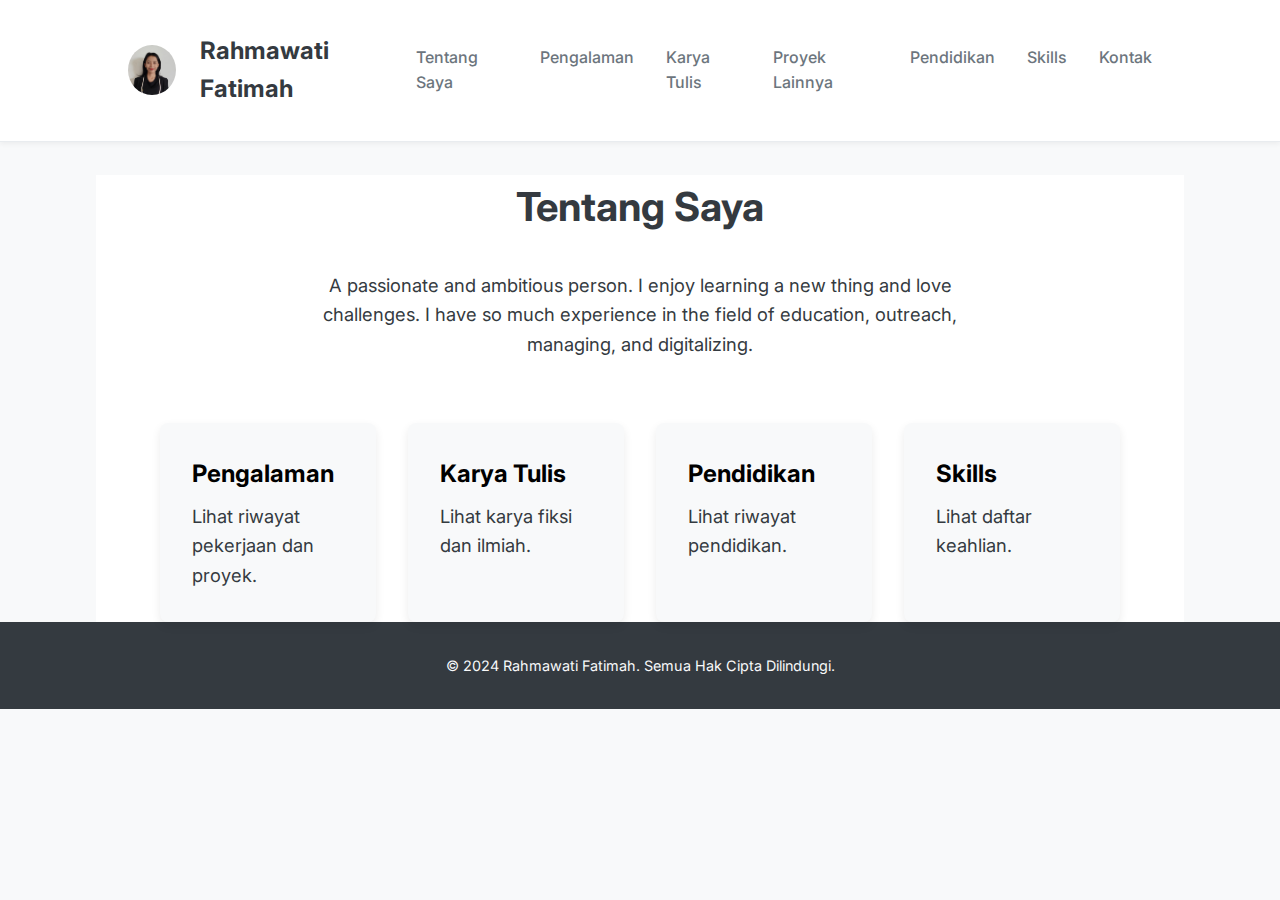
<file: index.html>
<!DOCTYPE html>
<html lang="id">
<head>
    <meta charset="UTF-8">
    <meta name="viewport" content="width=device-width, initial-scale=1.0">
    <title>Portofolio Rahmawati Fatimah</title>
    <link rel="stylesheet" href="style.css">
    <link rel="icon" href="favicon.ico" type="image/x-icon">
</head>
<body>

    <header>
        <div class="header-left">
            <img src="Rahma.jpg.jpg" alt="Foto Profil" class="profile-picture">
            <h1>Rahmawati Fatimah</h1>
        </div>
        <nav>
            <ul>
                <li><a href="index.html">Tentang Saya</a></li>
                <li><a href="pengalaman.html">Pengalaman</a></li>
                <li><a href="karya-tulis.html">Karya Tulis</a></li>
                <li><a href="proyek-lainnya.html">Proyek Lainnya</a></li>
                <li><a href="pendidikan.html">Pendidikan</a></li>
                <li><a href="skill.html">Skills</a></li>
                <li><a href="kontak.html">Kontak</a></li>
            </ul>
        </nav>
    </header>

    <section id="tentang-saya" class="container">
        <h2>Tentang Saya</h2>
        <p>A passionate and ambitious person. I enjoy learning a new thing and love challenges. I have so much experience in the field of education, outreach, managing, and digitalizing.</p>
        
        <div class="about-links">
            <a href="pengalaman.html" class="about-link-item">
                <h3>Pengalaman</h3>
                <p>Lihat riwayat pekerjaan dan proyek.</p>
            </a>
            <a href="karya-tulis.html" class="about-link-item">
                <h3>Karya Tulis</h3>
                <p>Lihat karya fiksi dan ilmiah.</p>
            </a>
            <a href="pendidikan.html" class="about-link-item">
                <h3>Pendidikan</h3>
                <p>Lihat riwayat pendidikan.</p>
            </a>
            <a href="skill.html" class="about-link-item">
                <h3>Skills</h3>
                <p>Lihat daftar keahlian.</p>
            </a>
        </div>
    </section>

    <footer>
        <p>&copy; 2024 Rahmawati Fatimah. Semua Hak Cipta Dilindungi.</p>
    </footer>

</body>

</html>
</file>
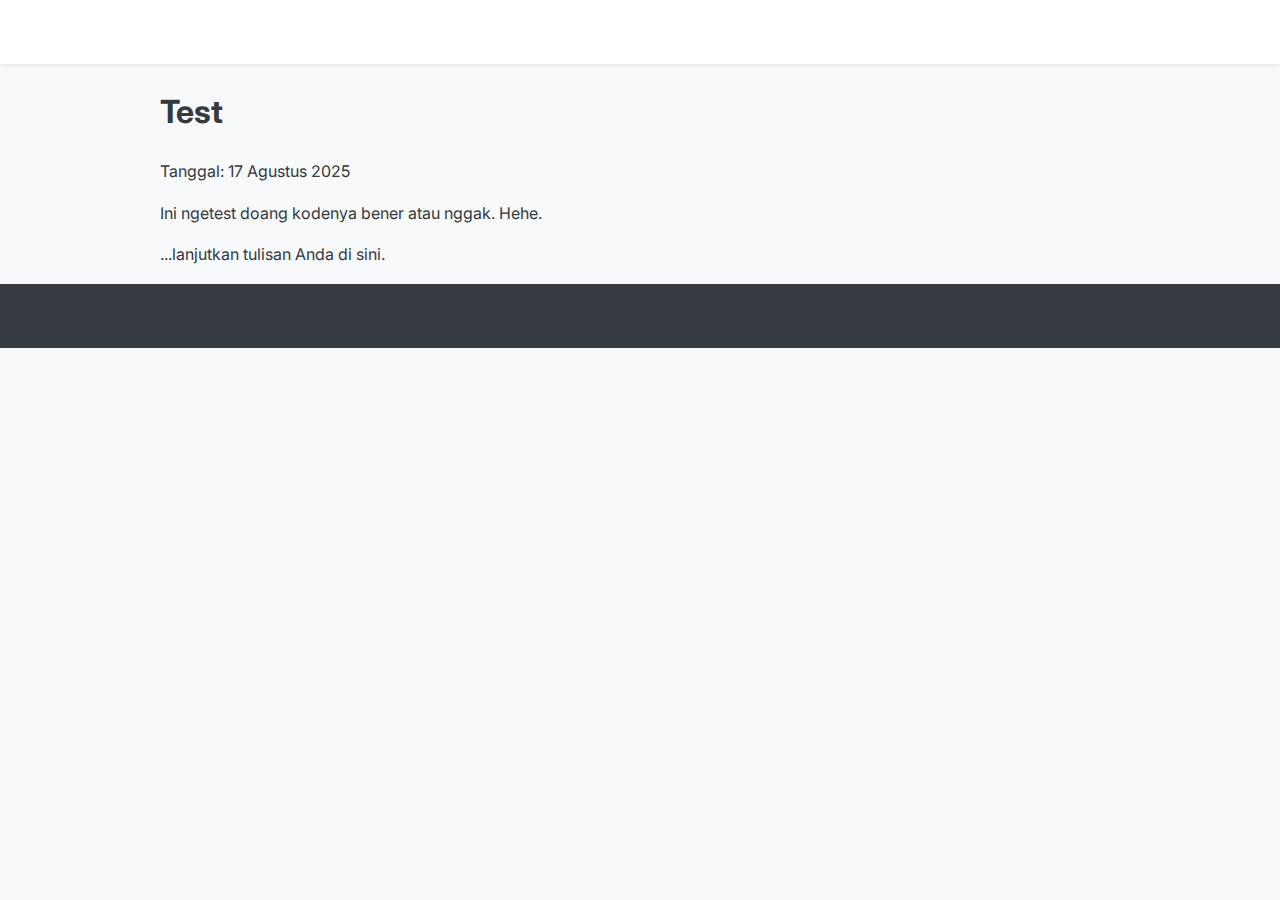
<file: karya-fiksi-1.html>
<!DOCTYPE html>
<html lang="id">
<head>
    <meta charset="UTF-8">
    <meta name="viewport" content="width=device-width, initial-scale=1.0">
    <title>Test - Rahmawati Fatimah</title>
    <meta name="description" content="Baca cerpen 'Test' karya Rahmawati Fatimah di sini.">
    <link rel="stylesheet" href="style.css">
</head>
<body>

    <header>
        </header>

    <main>
        <section id="konten-tulisan" class="container">
            <h1>Test</h1>
            <p>Tanggal: 17 Agustus 2025</p>
            
            <p>Ini ngetest doang kodenya bener atau nggak. Hehe.</p>
            <p>...lanjutkan tulisan Anda di sini.</p>
            
        </section>
    </main>

    <footer>
        </footer>

</body>
</html>
</file>
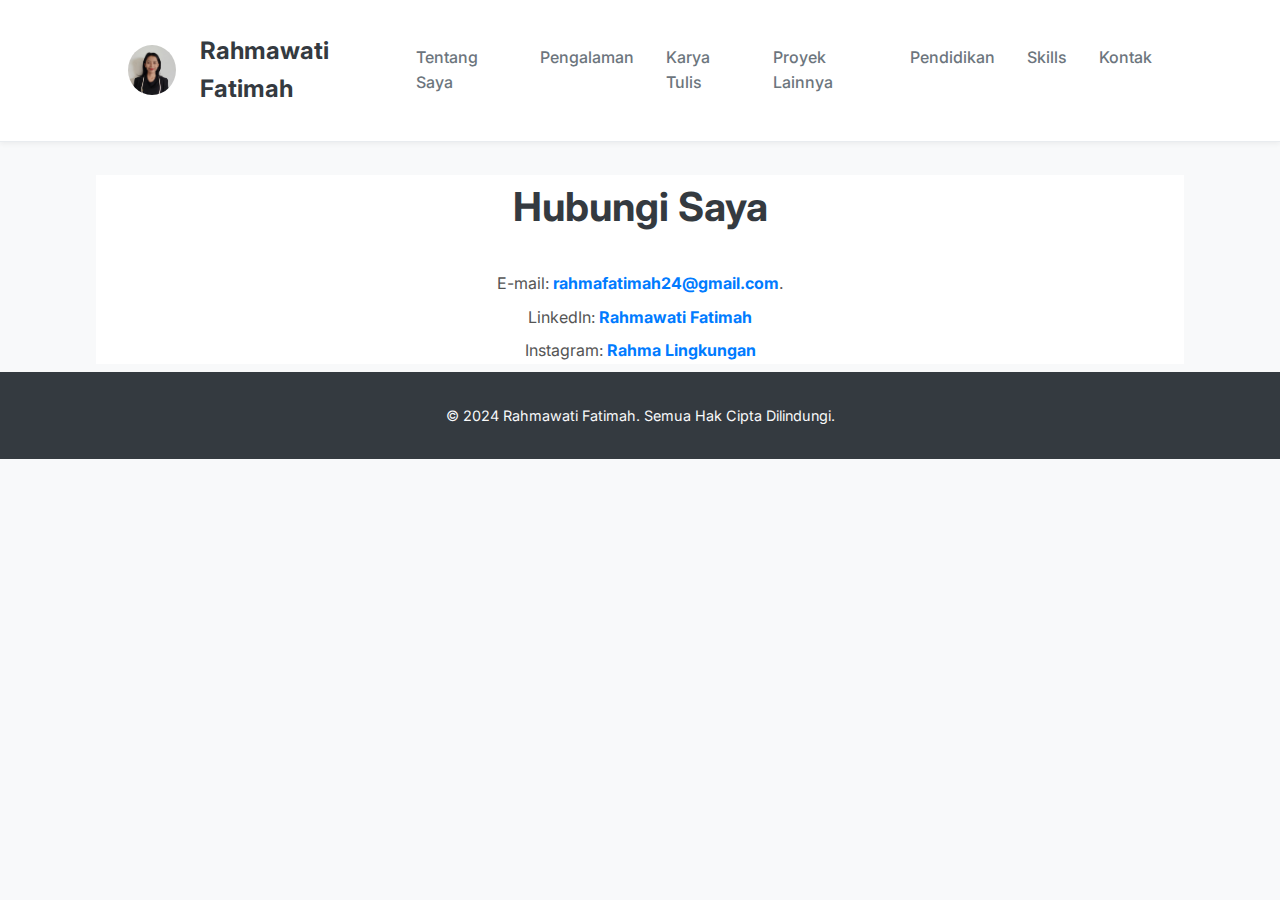
<file: kontak.html>
<!DOCTYPE html>
<html lang="id">
<head>
    <meta charset="UTF-8">
    <meta name="viewport" content="width=device-width, initial-scale=1.0">
    <title>Kontak - Rahmawati Fatimah</title>
    <link rel="stylesheet" href="style.css">
    <link rel="icon" href="favicon.ico" type="image/x-icon">
</head>
<body>

    <header>
        <div class="header-left">
            <img src="Rahma.jpg.jpg" alt="Foto Profil" class="profile-picture">
            <h1>Rahmawati Fatimah</h1>
        </div>
        <nav>
            <ul>
                <li><a href="index.html">Tentang Saya</a></li>
                <li><a href="pengalaman.html">Pengalaman</a></li>
                <li><a href="karya-tulis.html">Karya Tulis</a></li>
                <li><a href="proyek-lainnya.html">Proyek Lainnya</a></li>
                <li><a href="pendidikan.html">Pendidikan</a></li>
                <li><a href="skill.html">Skills</a></li>
                <li><a href="kontak.html">Kontak</a></li>
            </ul>
        </nav>
    </header>

    <section id="kontak" class="container">
        <h2>Hubungi Saya</h2>
        <p>E-mail: <a href="rahmafatimah24@gmail.com">rahmafatimah24@gmail.com</a>.
        <p>LinkedIn: <a href="https://www.linkedin.com/in/rahmawati-fatimah-a6a1b1209" target="_blank">Rahmawati Fatimah</a></p>
        <p>Instagram: <a href="https://www.instagram.com/prahmatics/" target="_blank">Rahma Lingkungan</a></p>
    </section>

    <footer>
        <p>&copy; 2024 Rahmawati Fatimah. Semua Hak Cipta Dilindungi.</p>
    </footer>

</body>
</html>
</file>
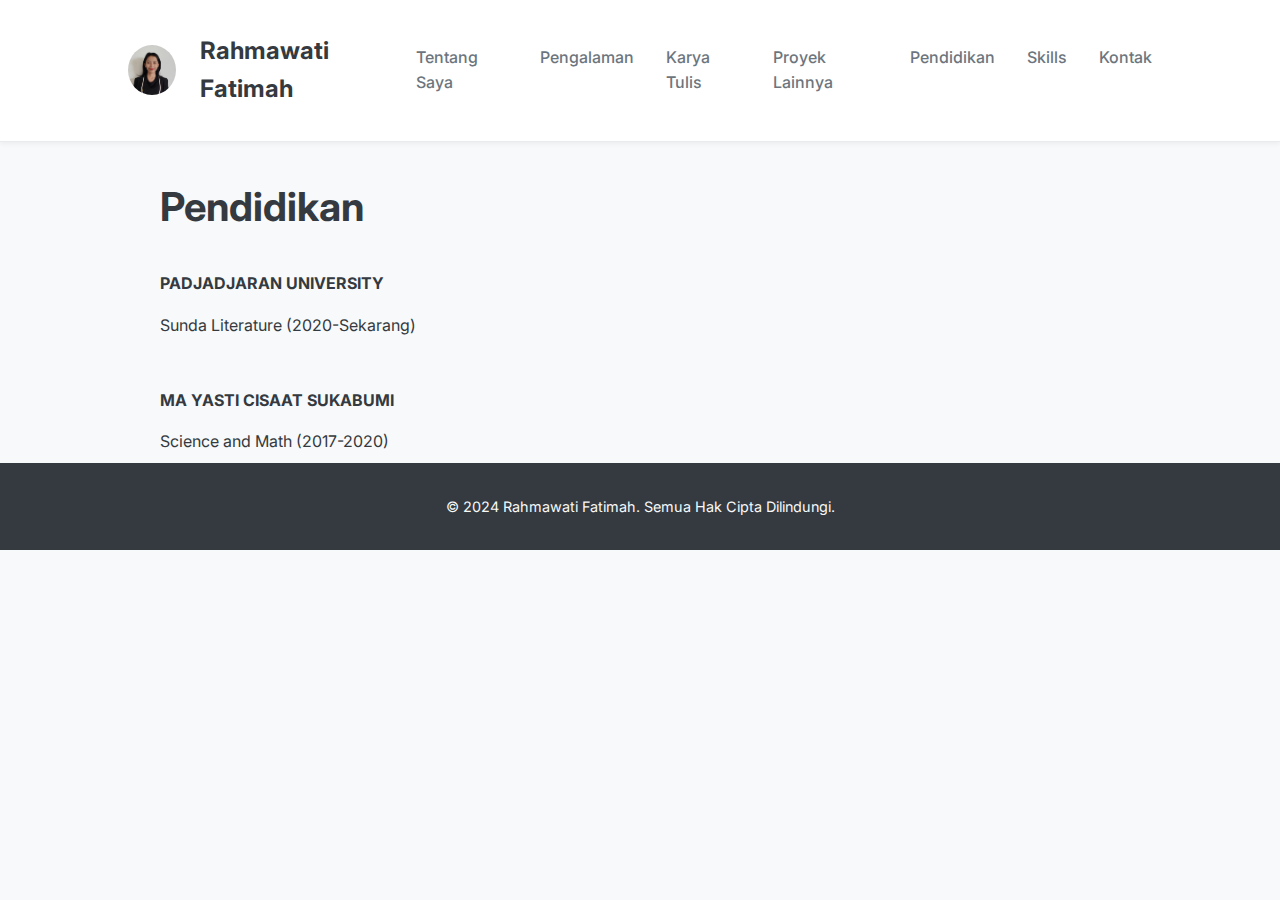
<file: pendidikan.html>
<!DOCTYPE html>
<html lang="id">
<head>
    <meta charset="UTF-8">
    <meta name="viewport" content="width=device-width, initial-scale=1.0">
    <title>Pendidikan - Rahmawati Fatimah</title>
    <link rel="stylesheet" href="style.css">
    <link rel="icon" href="favicon.ico" type="image/x-icon">
</head>
<body>

    <header>
        <div class="header-left">
            <img src="Rahma.jpg.jpg" alt="Foto Profil" class="profile-picture">
            <h1>Rahmawati Fatimah</h1>
        </div>
        <nav>
            <ul>
                <li><a href="index.html">Tentang Saya</a></li>
                <li><a href="pengalaman.html">Pengalaman</a></li>
                <li><a href="karya-tulis.html">Karya Tulis</a></li>
                <li><a href="proyek-lainnya.html">Proyek Lainnya</a></li>
                <li><a href="pendidikan.html">Pendidikan</a></li>
                <li><a href="skill.html">Skills</a></li>
                <li><a href="kontak.html">Kontak</a></li>
            </ul>
        </nav>
    </header>

    <section id="pendidikan" class="container">
        <h2>Pendidikan</h2>
        <p><strong>PADJADJARAN UNIVERSITY</strong></p>
        <p>Sunda Literature (2020-Sekarang)</p>
        <br>
        <p><strong>MA YASTI CISAAT SUKABUMI</strong></p>
        <p>Science and Math (2017-2020)</p>
    </section>

    <footer>
        <p>&copy; 2024 Rahmawati Fatimah. Semua Hak Cipta Dilindungi.</p>
    </footer>

</body>
</html>
</file>
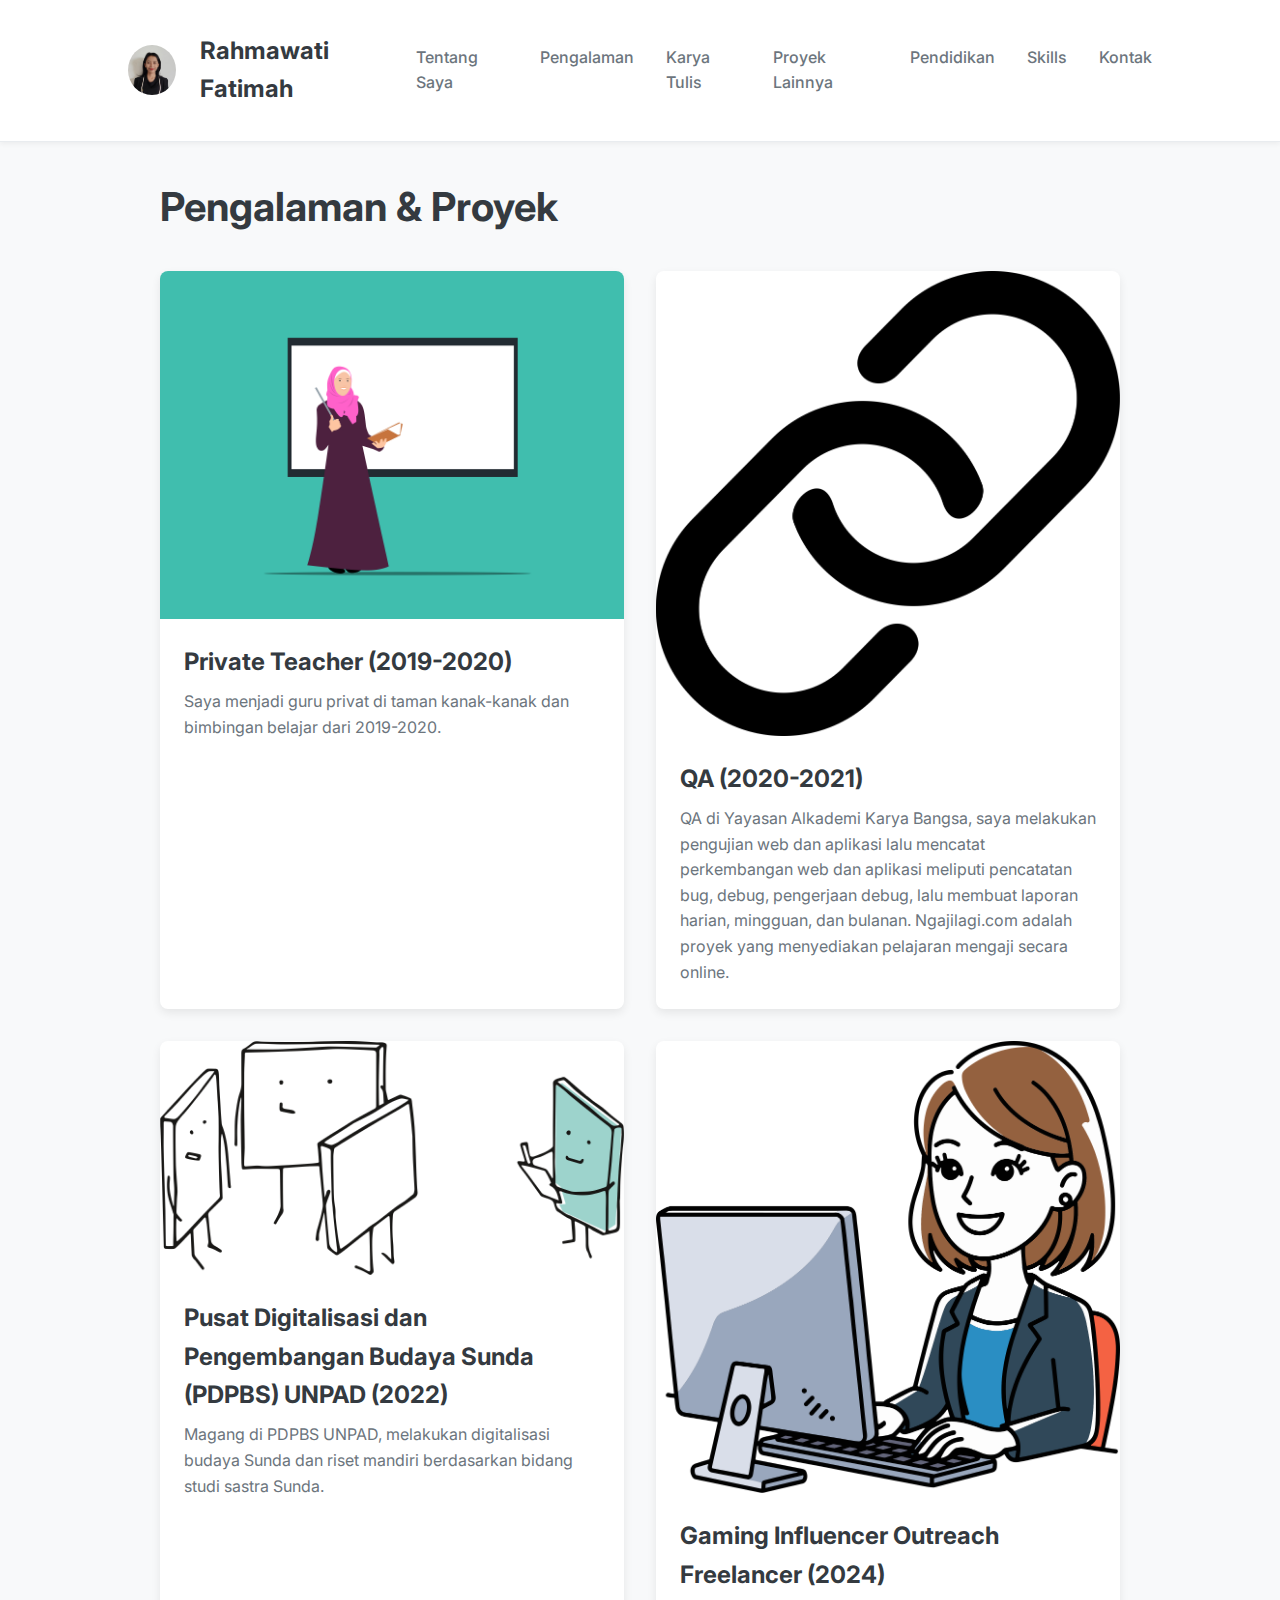
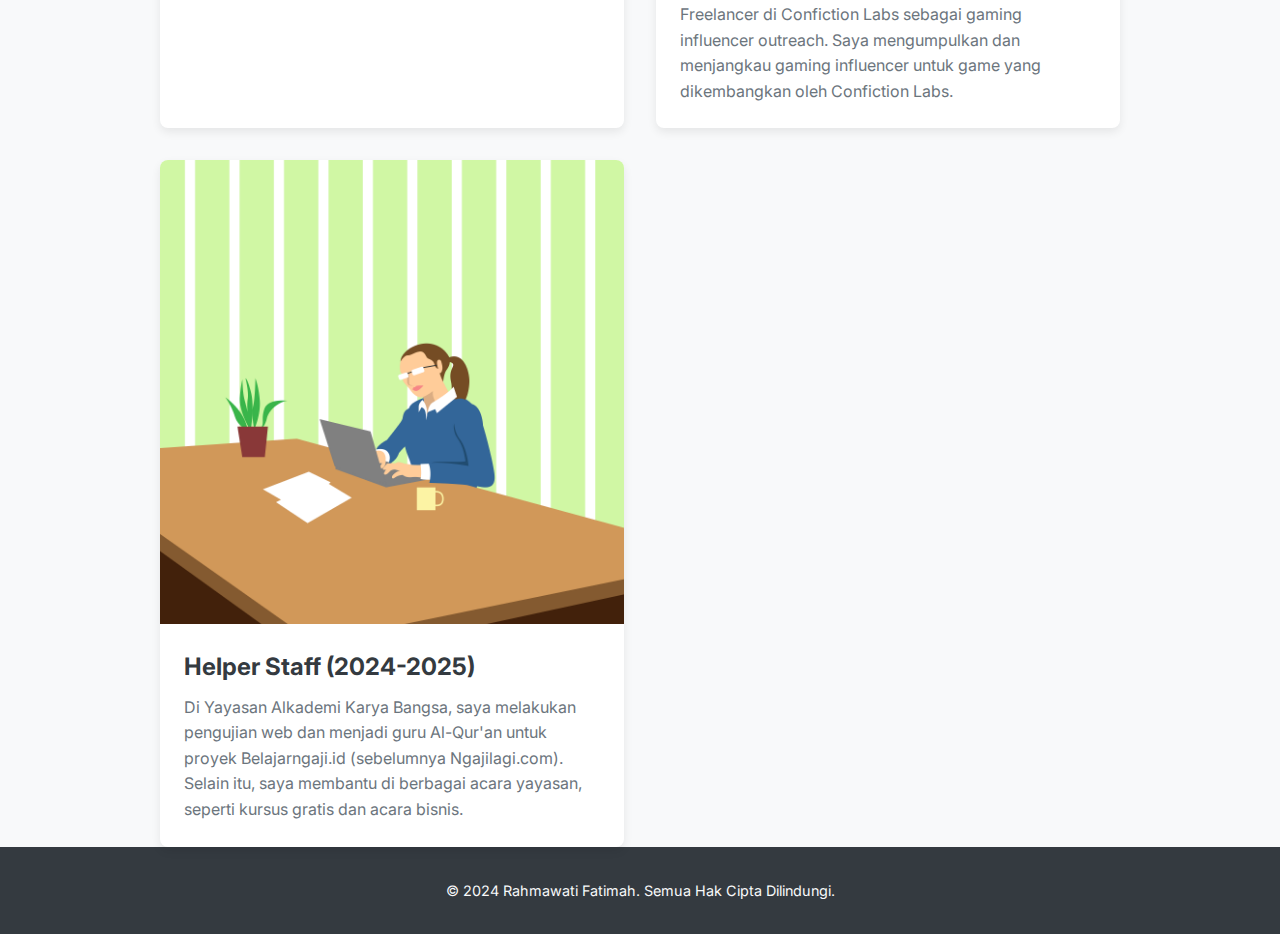
<file: pengalaman.html>
<!DOCTYPE html>
<html lang="id">
<head>
    <meta charset="UTF-8">
    <meta name="viewport" content="width=device-width, initial-scale=1.0">
    <title>Pengalaman - Rahmawati Fatimah</title>
    <link rel="stylesheet" href="style.css">
    <link rel="icon" href="favicon.ico" type="image/x-icon">
</head>
<body>

    <header>
        <div class="header-left">
            <img src="Rahma.jpg.jpg" alt="Foto Profil" class="profile-picture">
            <h1>Rahmawati Fatimah</h1>
        </div>
        <nav>
            <ul>
                <li><a href="index.html">Tentang Saya</a></li>
                <li><a href="pengalaman.html">Pengalaman</a></li>
                <li><a href="karya-tulis.html">Karya Tulis</a></li>
                <li><a href="proyek-lainnya.html">Proyek Lainnya</a></li>
                <li><a href="pendidikan.html">Pendidikan</a></li>
                <li><a href="skill.html">Skills</a></li>
                <li><a href="kontak.html">Kontak</a></li>
            </ul>
        </nav>
    </header>

    <section id="pengalaman" class="container">
        <h2>Pengalaman & Proyek</h2>
        <div class="project-grid">
            <div class="project-item">
                <img src="teacher-7062037_1920.png" alt="Private Teacher">
                <div class="project-item-content">
                    <h3>Private Teacher (2019-2020)</h3>
                    <p>Saya menjadi guru privat di taman kanak-kanak dan bimbingan belajar dari 2019-2020.</p>
                </div>
            </div>
            <div class="project-item">
                <img src="link-8564589_1920.png" alt="Web Tester">
                <div class="project-item-content">
                    <h3>QA (2020-2021)</h3>
                    <p>QA di Yayasan Alkademi Karya Bangsa, saya melakukan pengujian web dan aplikasi lalu mencatat perkembangan web dan aplikasi meliputi pencatatan bug, debug, pengerjaan debug, lalu membuat laporan harian, mingguan, dan bulanan.

    
                        Ngajilagi.com adalah proyek yang menyediakan pelajaran mengaji secara online.</p>
                </div>
            </div>
            <div class="project-item">
                <img src="pixel-cells-3974186_1920.png" alt="Pusat Digitalisasi UNPAD">
                <div class="project-item-content">
                    <h3>Pusat Digitalisasi dan Pengembangan Budaya Sunda (PDPBS) UNPAD (2022)</h3>
                    <p>Magang di PDPBS UNPAD, melakukan digitalisasi budaya Sunda dan riset mandiri berdasarkan bidang studi sastra Sunda.</p>
                </div>
            </div>
            <div class="project-item">
                <img src="office-9658355_1920.png" alt="Gaming Influencer Outreach Freelancer">
                <div class="project-item-content">
                    <h3>Gaming Influencer Outreach Freelancer (2024)</h3>
                    <p>Freelancer di Confiction Labs sebagai gaming influencer outreach. Saya mengumpulkan dan menjangkau gaming influencer untuk game yang dikembangkan oleh Confiction Labs.</p>
                </div>
            </div>
            <div class="project-item">
                <img src="office-2900605_1920.png" alt="Helper Staff">
                <div class="project-item-content">
                    <h3>Helper Staff (2024-2025)</h3>
                    <p>Di Yayasan Alkademi Karya Bangsa, saya melakukan pengujian web dan menjadi guru Al-Qur'an untuk proyek Belajarngaji.id (sebelumnya Ngajilagi.com).

                        Selain itu, saya membantu di berbagai acara yayasan, seperti kursus gratis dan acara bisnis.</p>
                </div>
            </div>
        </div>
    </section>

    <footer>
        <p>&copy; 2024 Rahmawati Fatimah. Semua Hak Cipta Dilindungi.</p>
    </footer>

</body>
</html>
</file>
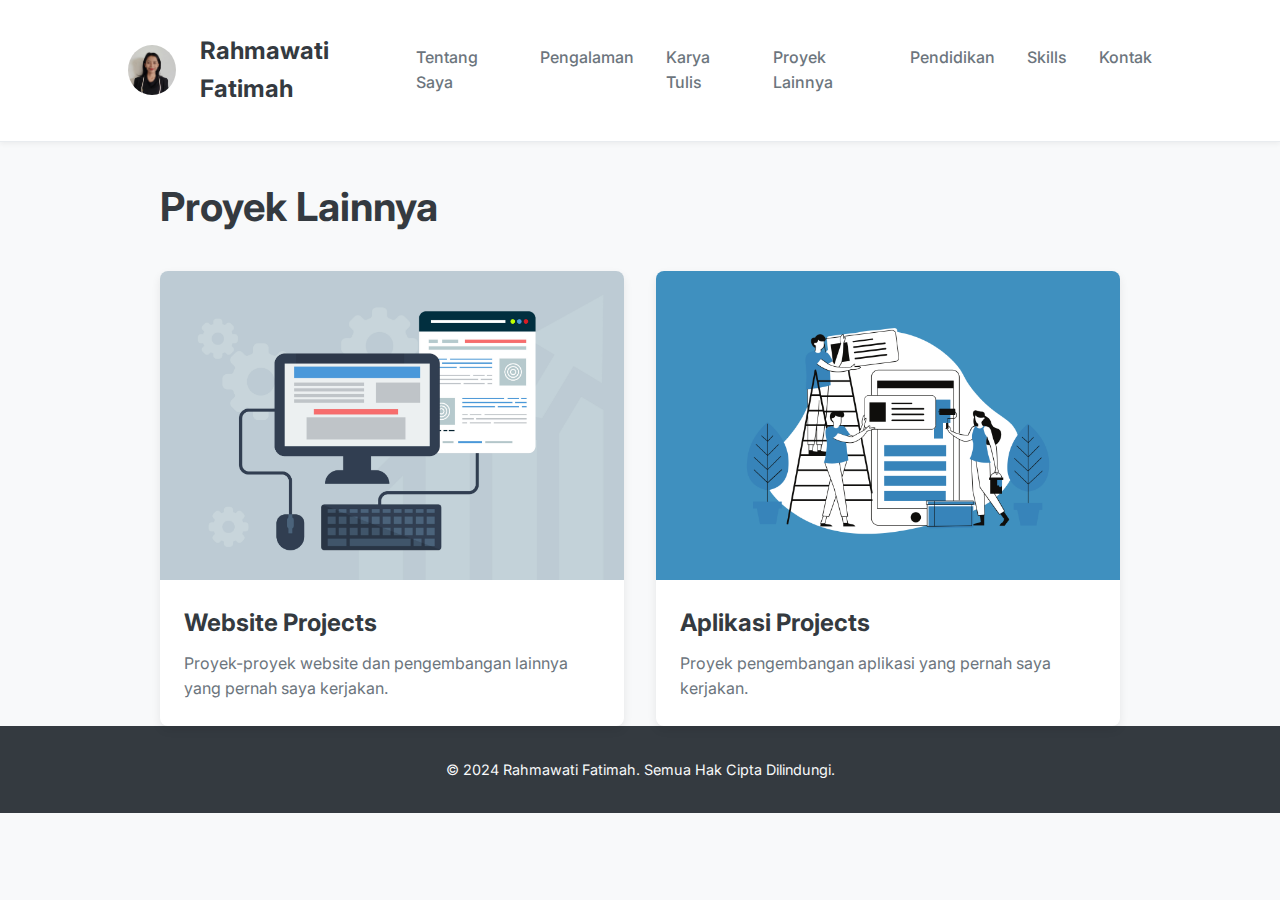
<file: proyek-lainnya.html>
<!DOCTYPE html>
<html lang="id">
<head>
    <meta charset="UTF-8">
    <meta name="viewport" content="width=device-width, initial-scale=1.0">
    <title>Proyek Lainnya - Rahmawati Fatimah</title>
    <link rel="stylesheet" href="style.css">
    <link rel="icon" href="favicon.ico" type="image/x-icon">
</head>
<body>

    <header>
        <div class="header-left">
            <img src="Rahma.jpg.jpg" alt="Foto Profil" class="profile-picture">
            <h1>Rahmawati Fatimah</h1>
        </div>
        <nav>
            <ul>
                <li><a href="index.html">Tentang Saya</a></li>
                <li><a href="pengalaman.html">Pengalaman</a></li>
                <li><a href="karya-tulis.html">Karya Tulis</a></li>
                <li><a href="proyek-lainnya.html">Proyek Lainnya</a></li>
                <li><a href="pendidikan.html">Pendidikan</a></li>
                <li><a href="skill.html">Skills</a></li>
                <li><a href="kontak.html">Kontak</a></li>
            </ul>
        </nav>
    </header>

    <section id="proyek-lainnya" class="container">
        <h2>Proyek Lainnya</h2>
        <div class="project-grid">
            <div class="project-item">
                <img src="web-design-3411373.jpg" alt="Website Project">
                <div class="project-item-content">
                    <h3>Website Projects</h3>
                    <p>Proyek-proyek website dan pengembangan lainnya yang pernah saya kerjakan.</p>
                </div>
            </div>
            <div class="project-item">
                <img src="digital-marketing-6614263.png" alt="Aplikasi Project">
                <div class="project-item-content">
                    <h3>Aplikasi Projects</h3>
                    <p>Proyek pengembangan aplikasi yang pernah saya kerjakan.</p>
                </div>
            </div>
        </div>
    </section>

    <footer>
        <p>&copy; 2024 Rahmawati Fatimah. Semua Hak Cipta Dilindungi.</p>
    </footer>

</body>
</html>
</file>
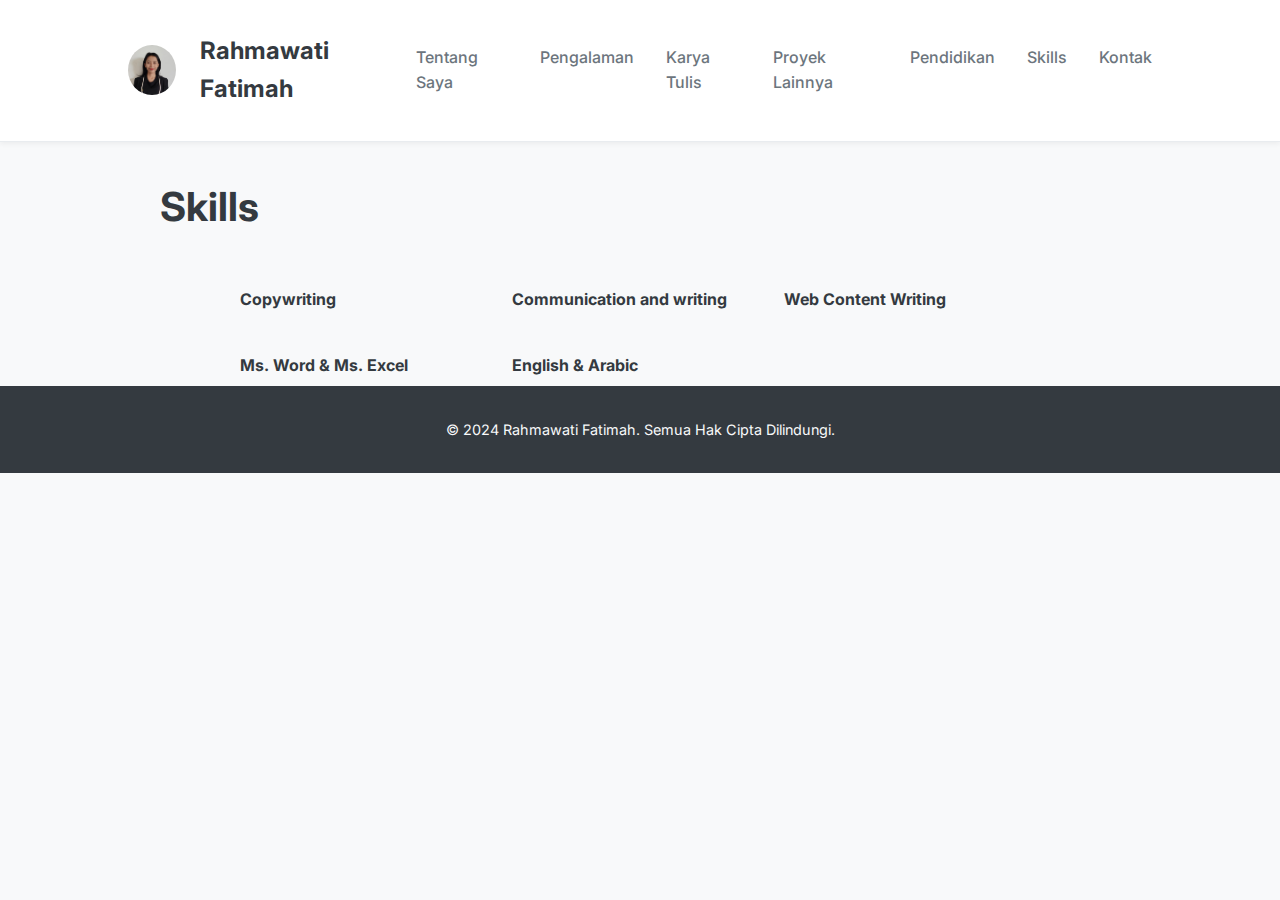
<file: skill.html>
<!DOCTYPE html>
<html lang="id">
<head>
    <meta charset="UTF-8">
    <meta name="viewport" content="width=device-width, initial-scale=1.0">
    <title>Skills - Rahmawati Fatimah</title>
    <link rel="stylesheet" href="style.css">
    <link rel="icon" href="favicon.ico" type="image/x-icon">
</head>
<body>

    <header>
        <div class="header-left">
            <img src="Rahma.jpg.jpg" alt="Foto Profil" class="profile-picture">
            <h1>Rahmawati Fatimah</h1>
        </div>
        <nav>
            <ul>
                <li><a href="index.html">Tentang Saya</a></li>
                <li><a href="pengalaman.html">Pengalaman</a></li>
                <li><a href="karya-tulis.html">Karya Tulis</a></li>
                <li><a href="proyek-lainnya.html">Proyek Lainnya</a></li>
                <li><a href="pendidikan.html">Pendidikan</a></li>
                <li><a href="skill.html">Skills</a></li>
                <li><a href="kontak.html">Kontak</a></li>
            </ul>
        </nav>
    </header>

    <section id="skill" class="container">
        <h2>Skills</h2>
        <div class="skill-grid">
            <p><strong>Copywriting</strong></p>
            <p><strong>Communication and writing</strong></p>
            <p><strong>Web Content Writing</strong></p>
            <p><strong>Ms. Word & Ms. Excel</strong></p>
            <p><strong>English & Arabic</strong></p>
        </div>
    </section>

    <footer>
        <p>&copy; 2024 Rahmawati Fatimah. Semua Hak Cipta Dilindungi.</p>
    </footer>

</body>
</html>
</file>
<file: style.css>
/* Mengambil font dari Google Fonts: Inter */
@import url('https://fonts.googleapis.com/css2?family=Inter:wght@400;500;600;700&display=swap');

/* ---- ATURAN DASAR ---- */
body {
    font-family: 'Inter', sans-serif;
    margin: 0;
    padding: 0;
    background-color: #f8f9fa;
    color: #343a40;
    line-height: 1.6;
    text-rendering: optimizeLegibility;
}

.container {
    max-width: 960px;
    margin: 0 auto;
    padding: 0 4rem;
}

/* --- HEADER & NAVIGASI --- */
header {
    background: #fff;
    padding: 2rem 8rem;
    border-bottom: 1px solid #e9ecef;
    box-shadow: 0 2px 5px rgba(0,0,0,0.05);
    display: flex;
    justify-content: space-between;
    align-items: center;
}

.header-left {
    display: flex;
    align-items: center;
}

.profile-picture {
    width: 50px;
    height: 50px;
    border-radius: 50%;
    object-fit: cover;
    margin-right: 1.5rem;
}

header h1 {
    font-size: 1.5rem;
    font-weight: 700;
    color: #343a40;
    margin: 0;
}

nav ul {
    list-style: none;
    margin: 0;
    padding: 0;
    display: flex;
    gap: 2rem;
}

nav ul li a {
    text-decoration: none;
    color: #6c757d;
    font-weight: 500;
    transition: color 0.3s ease;
}

nav ul li a:hover {
    color: #000;
}

/* --- SEKSI UTAMA --- */
section {
    padding: 7rem 0;
}

section h2 {
    font-size: 2.5rem;
    font-weight: 700;
    margin-bottom: 2rem;
    color: #343a40;
}

/* --- BAGIAN TENTANG SAYA --- */
#tentang-saya {
    background-color: #fff;
    text-align: center;
}

#tentang-saya p {
    font-size: 1.15rem;
    max-width: 700px;
    margin: 0 auto;
}

/* --- LINK DI BAGIAN ABOUT ME --- */
.about-links {
    display: grid;
    grid-template-columns: repeat(auto-fit, minmax(200px, 1fr));
    gap: 2rem;
    margin-top: 4rem;
}

.about-link-item {
    display: block;
    background: #f8f9fa;
    padding: 2rem;
    border-radius: 8px;
    box-shadow: 0 4px 10px rgba(0,0,0,0.08);
    text-align: left;
    text-decoration: none;
    color: #343a40;
    transition: transform 0.3s ease, box-shadow 0.3s ease;
}

.about-link-item:hover {
    transform: translateY(-8px);
    box-shadow: 0 8px 20px rgba(0,0,0,0.1);
}

.about-link-item h3 {
    font-size: 1.5rem;
    margin: 0 0 0.5rem 0;
    color: #000;
}

.about-link-item p {
    font-size: 1rem;
    margin: 0;
    text-align: left;
}

/* --- SEKSI LAINNYA --- */
#pengalaman, #karya-tulis, #pendidikan, #skill {
    background-color: #f8f9fa;
}

.project-grid {
    display: grid;
    grid-template-columns: repeat(auto-fit, minmax(320px, 1fr));
    gap: 2rem;
}

.project-item {
    background: #fff;
    border-radius: 8px;
    overflow: hidden;
    box-shadow: 0 4px 10px rgba(0,0,0,0.08);
    transition: transform 0.3s ease;
}

.project-item:hover {
    transform: translateY(-8px);
}

.project-item img {
    width: 100%;
    height: auto;
    display: block;
}

.project-item-content {
    padding: 1.5rem;
}

.project-item-content h3 {
    font-size: 1.5rem;
    margin: 0 0 0.5rem 0;
}

.project-item-content p {
    margin: 0;
    color: #6c757d;
}

/* --- BAGIAN PENDIDIKAN & SKILLS --- */
#pendidikan p, #skill p {
    margin-bottom: 0.5rem;
}

.skill-grid {
    display: grid;
    grid-template-columns: repeat(auto-fit, minmax(200px, 1fr));
    gap: 1rem;
    max-width: 800px;
    margin: 0 auto;
}

/* --- BAGIAN KONTAK --- */
#kontak {
    background-color: #fff;
    text-align: center;
}

#kontak p {
    font-size: 1rem;
    color: #555;
    margin: 0.5rem 0;
}

#kontak a {
    text-decoration: none;
    color: #007bff;
    font-weight: bold;
}

/* --- FOOTER --- */
footer {
    text-align: center;
    padding: 2rem;
    background-color: #343a40;
    color: #f8f9fa;
}

footer p {
    margin: 0;
    font-size: 0.9rem;
}

/* --- ANIMASI --- */
@keyframes shake {
    0% { transform: translate(1px, 1px) rotate(0deg); }
    25% { transform: translate(-1px, -2px) rotate(-1deg); }
    50% { transform: translate(-3px, 0px) rotate(1deg); }
    75% { transform: translate(1px, 2px) rotate(0deg); }
    100% { transform: translate(1px, -2px) rotate(-1deg); }
}

.project-item:hover {
    animation: shake 0.5s infinite;
    cursor: pointer;
}

/* --- MEDIA QUERY UNTUK RESPONSIVE DESIGN --- */
@media (max-width: 768px) {
    .container {
        padding: 0 1.5rem;
    }
    
    header {
        padding: 2rem 1.5rem;
        flex-direction: column;
        text-align: center;
    }
    
    header .header-left {
        flex-direction: column;
        margin-bottom: 1rem;
    }
    
    .profile-picture {
        margin-right: 0;
        margin-bottom: 1rem;
    }
    
    nav ul {
        flex-direction: column;
        gap: 1rem;
    }
    
    section {
        padding: 4rem 0;
    }
    
    section h2 {
        font-size: 2rem;
    }
    
    .about-links {
        grid-template-columns: 1fr;
    }
    
    .about-link-item {
        text-align: left;
    }
    
    .project-grid {
        grid-template-columns: 1fr;
    }

    .skill-grid {
        grid-template-columns: 1fr;
    }
}
</file>
